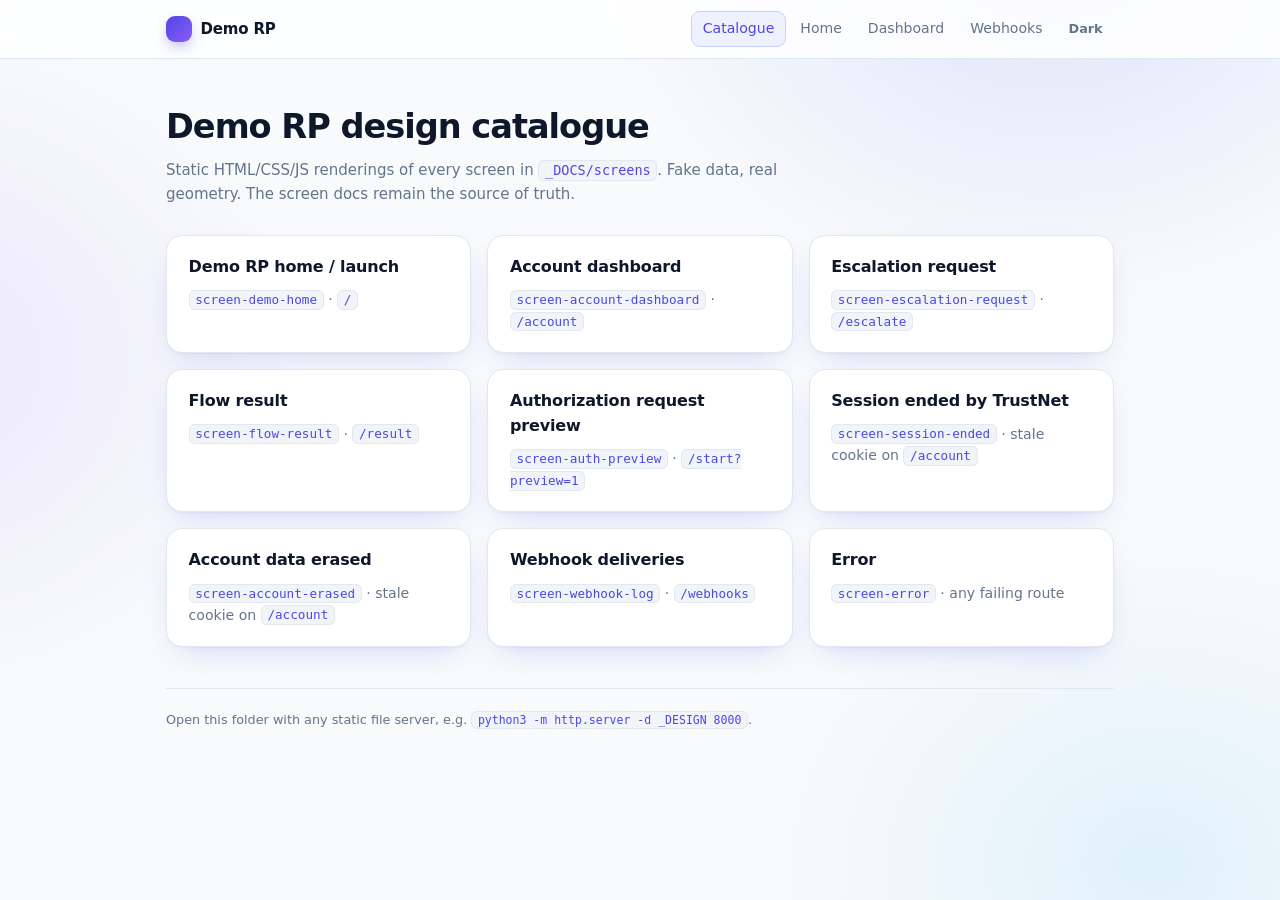
<file: _DESIGN/index.html>
<!doctype html>
<html lang="en" data-theme="light">
<head>
  <meta charset="utf-8">
  <meta name="viewport" content="width=device-width, initial-scale=1">
  <title>Demo RP — design catalogue</title>
  <link rel="stylesheet" href="styles.css">
  <script src="design.js" defer></script>
</head>
<body>
  <header class="topbar">
    <div class="topbar-inner">
      <a class="brand" href="index.html"><span class="brand-mark" aria-hidden="true"></span> Demo RP</a>
      <nav class="nav" aria-label="Catalogue">
        <a href="index.html" aria-current="page">Catalogue</a>
        <a href="screens/home.html">Home</a>
        <a href="screens/account-dashboard.html">Dashboard</a>
        <a href="screens/webhook-log.html">Webhooks</a>
        <button class="btn ghost small" type="button" data-theme-toggle>Dark</button>
      </nav>
    </div>
  </header>

  <main class="wrap">
    <section class="hero">
      <h1>Demo RP design catalogue</h1>
      <p>Static HTML/CSS/JS renderings of every screen in <code>_DOCS/screens</code>.
        Fake data, real geometry. The screen docs remain the source of truth.</p>
    </section>

    <div class="catalogue">
      <a class="card" href="screens/home.html">
        <h2>Demo RP home / launch</h2>
        <p class="muted"><code>screen-demo-home</code> · <code>/</code></p>
      </a>
      <a class="card" href="screens/account-dashboard.html">
        <h2>Account dashboard</h2>
        <p class="muted"><code>screen-account-dashboard</code> · <code>/account</code></p>
      </a>
      <a class="card" href="screens/escalation-request.html">
        <h2>Escalation request</h2>
        <p class="muted"><code>screen-escalation-request</code> · <code>/escalate</code></p>
      </a>
      <a class="card" href="screens/flow-result.html">
        <h2>Flow result</h2>
        <p class="muted"><code>screen-flow-result</code> · <code>/result</code></p>
      </a>
      <a class="card" href="screens/auth-preview.html">
        <h2>Authorization request preview</h2>
        <p class="muted"><code>screen-auth-preview</code> · <code>/start?preview=1</code></p>
      </a>
      <a class="card" href="screens/session-ended.html">
        <h2>Session ended by TrustNet</h2>
        <p class="muted"><code>screen-session-ended</code> · stale cookie on <code>/account</code></p>
      </a>
      <a class="card" href="screens/account-erased.html">
        <h2>Account data erased</h2>
        <p class="muted"><code>screen-account-erased</code> · stale cookie on <code>/account</code></p>
      </a>
      <a class="card" href="screens/webhook-log.html">
        <h2>Webhook deliveries</h2>
        <p class="muted"><code>screen-webhook-log</code> · <code>/webhooks</code></p>
      </a>
      <a class="card" href="screens/error.html">
        <h2>Error</h2>
        <p class="muted"><code>screen-error</code> · any failing route</p>
      </a>
    </div>

    <p class="footer-note">Open this folder with any static file server, e.g.
      <code>python3 -m http.server -d _DESIGN 8000</code>.</p>
  </main>
</body>
</html>
</file>
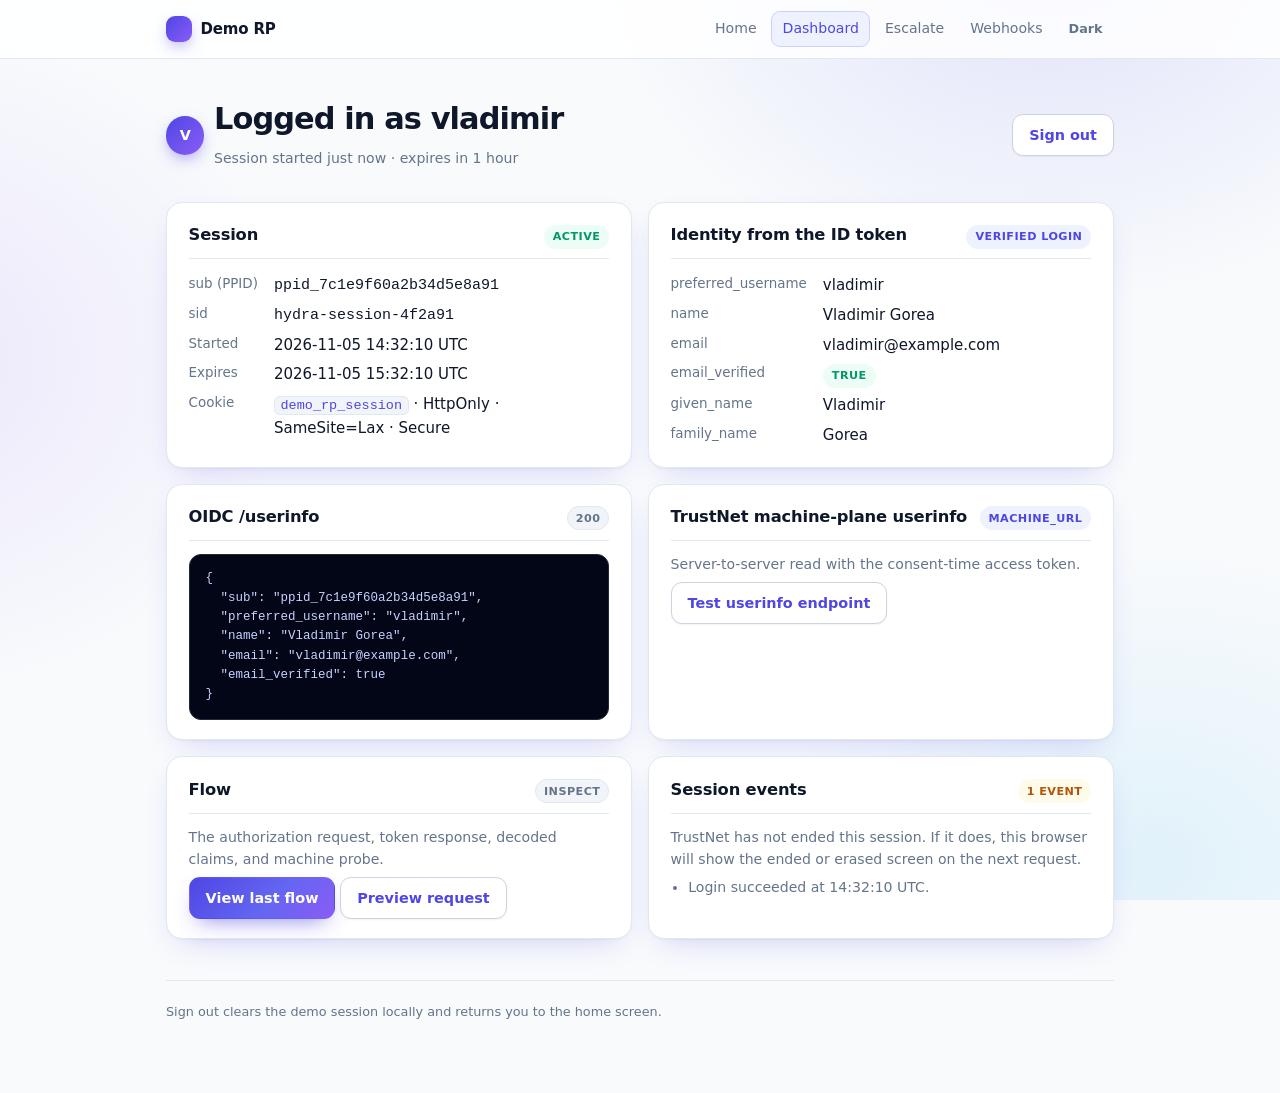
<file: _DESIGN/screens/account-dashboard.html>
<!doctype html>
<html lang="en" data-theme="light">
<head>
  <meta charset="utf-8">
  <meta name="viewport" content="width=device-width, initial-scale=1">
  <title>Demo RP — account</title>
  <link rel="stylesheet" href="../styles.css">
  <script src="../design.js" defer></script>
</head>
<body>
  <header class="topbar">
    <div class="topbar-inner">
      <a class="brand" href="../index.html"><span class="brand-mark" aria-hidden="true"></span> Demo RP</a>
      <nav class="nav" aria-label="Main">
        <a href="home.html">Home</a>
        <a href="account-dashboard.html" aria-current="page">Dashboard</a>
        <a href="escalation-request.html">Escalate</a>
        <a href="webhook-log.html">Webhooks</a>
        <button class="btn ghost small" type="button" data-theme-toggle>Dark</button>
      </nav>
    </div>
  </header>

  <main class="wrap">
    <section class="page-head">
      <div class="row spread">
        <div class="row">
          <span class="avatar" aria-hidden="true">V</span>
          <div>
            <h1>Logged in as vladimir</h1>
            <p class="muted">Session started just now · expires in 1 hour</p>
          </div>
        </div>
        <a class="btn secondary" href="home.html">Sign out</a>
      </div>
    </section>

    <div class="grid two">
      <section class="card">
        <div class="card-head"><h2>Session</h2><span class="badge ok">active</span></div>
        <dl class="kv">
          <dt>sub (PPID)</dt><dd class="mono">ppid_7c1e9f60a2b34d5e8a91</dd>
          <dt>sid</dt><dd class="mono">hydra-session-4f2a91</dd>
          <dt>Started</dt><dd>2026-11-05 14:32:10 UTC</dd>
          <dt>Expires</dt><dd>2026-11-05 15:32:10 UTC</dd>
          <dt>Cookie</dt><dd><code>demo_rp_session</code> · HttpOnly · SameSite=Lax · Secure</dd>
        </dl>
      </section>

      <section class="card">
        <div class="card-head"><h2>Identity from the ID token</h2><span class="badge accent">verified login</span></div>
        <dl class="kv">
          <dt>preferred_username</dt><dd>vladimir</dd>
          <dt>name</dt><dd>Vladimir Gorea</dd>
          <dt>email</dt><dd>vladimir@example.com</dd>
          <dt>email_verified</dt><dd><span class="badge ok">true</span></dd>
          <dt>given_name</dt><dd>Vladimir</dd>
          <dt>family_name</dt><dd>Gorea</dd>
        </dl>
      </section>
    </div>

    <div class="grid two" style="margin-top:1rem">
      <section class="card">
        <div class="card-head"><h2>OIDC /userinfo</h2><span class="badge">200</span></div>
        <pre>{
  "sub": "ppid_7c1e9f60a2b34d5e8a91",
  "preferred_username": "vladimir",
  "name": "Vladimir Gorea",
  "email": "vladimir@example.com",
  "email_verified": true
}</pre>
      </section>

      <section class="card">
        <div class="card-head"><h2>TrustNet machine-plane userinfo</h2><span class="badge accent">MACHINE_URL</span></div>
        <p class="muted">Server-to-server read with the consent-time access token.</p>
        <button class="btn secondary" type="button" data-probe="probe-result">Test userinfo endpoint</button>
        <div id="probe-result" hidden>
          <dl class="kv" style="margin-top:.8rem">
            <dt>Request</dt><dd class="mono">GET /api/rp/v1/userinfo</dd>
            <dt>Status</dt><dd><span class="badge ok">200</span></dd>
          </dl>
          <pre>{
  "sub": "ppid_7c1e9f60a2b34d5e8a91",
  "claims": { "email": "vladimir@example.com" }
}</pre>
        </div>
      </section>
    </div>

    <div class="grid two" style="margin-top:1rem">
      <section class="card">
        <div class="card-head"><h2>Flow</h2><span class="badge">inspect</span></div>
        <p class="muted">The authorization request, token response, decoded claims, and machine probe.</p>
        <a class="btn" href="flow-result.html">View last flow</a>
        <a class="btn secondary" href="auth-preview.html">Preview request</a>
      </section>

      <section class="card">
        <div class="card-head"><h2>Session events</h2><span class="badge warn">1 event</span></div>
        <p class="muted">TrustNet has not ended this session. If it does, this browser
          will show the ended or erased screen on the next request.</p>
        <ul class="muted" style="margin:.4rem 0 0;padding-left:1.1rem">
          <li>Login succeeded at 14:32:10 UTC.</li>
        </ul>
      </section>
    </div>

    <p class="footer-note">Sign out clears the demo session locally and returns you to
      the home screen.</p>
  </main>
</body>
</html>
</file>
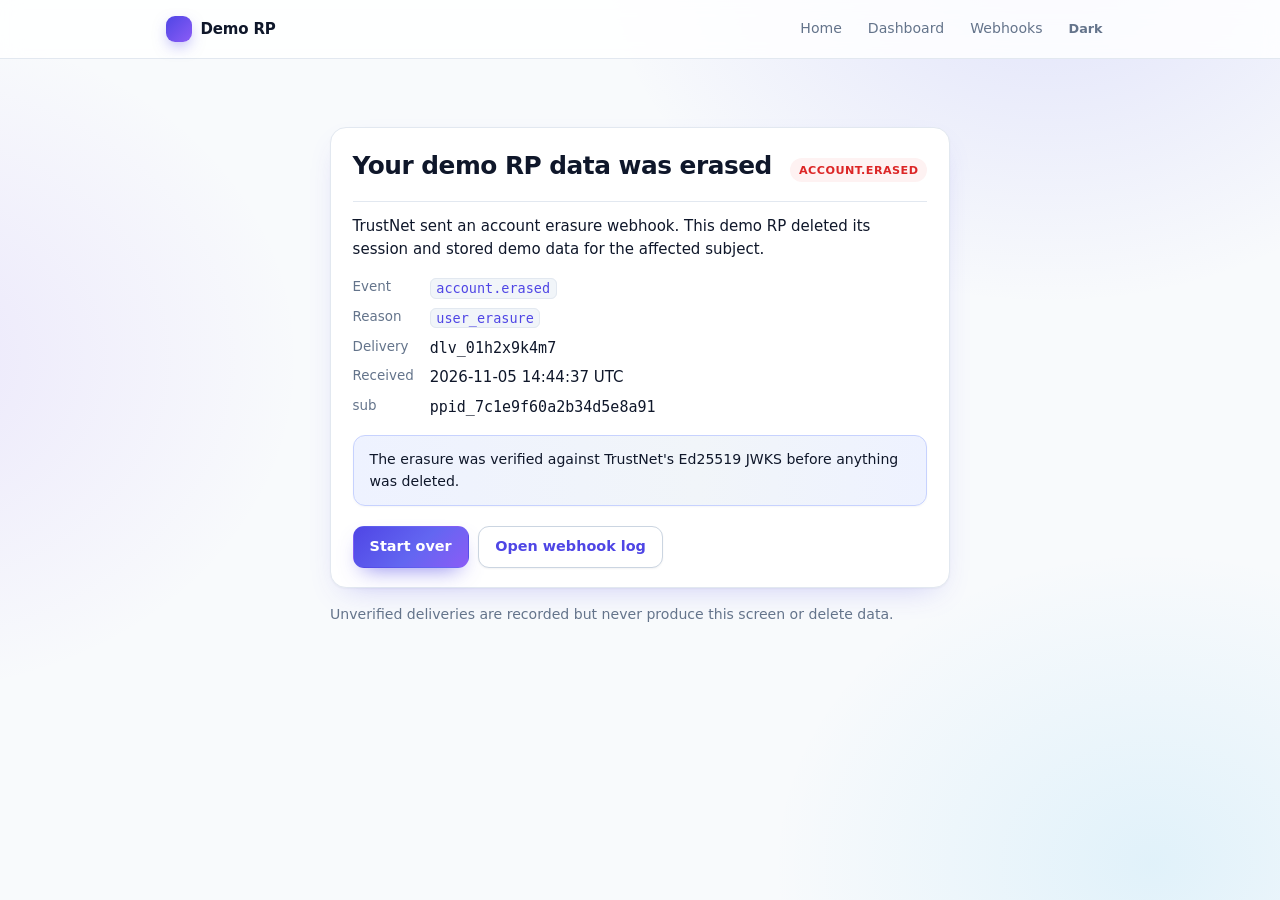
<file: _DESIGN/screens/account-erased.html>
<!doctype html>
<html lang="en" data-theme="light">
<head>
  <meta charset="utf-8">
  <meta name="viewport" content="width=device-width, initial-scale=1">
  <title>Demo RP — account erased</title>
  <link rel="stylesheet" href="../styles.css">
  <script src="../design.js" defer></script>
</head>
<body>
  <header class="topbar">
    <div class="topbar-inner">
      <a class="brand" href="../index.html"><span class="brand-mark" aria-hidden="true"></span> Demo RP</a>
      <nav class="nav" aria-label="Main">
        <a href="home.html">Home</a>
        <a href="account-dashboard.html">Dashboard</a>
        <a href="webhook-log.html">Webhooks</a>
        <button class="btn ghost small" type="button" data-theme-toggle>Dark</button>
      </nav>
    </div>
  </header>

  <main class="wrap">
    <div style="max-width:620px;margin:2rem auto 0">
      <div class="card">
        <div class="card-head">
          <h1>Your demo RP data was erased</h1>
          <span class="badge danger">account.erased</span>
        </div>
        <p>TrustNet sent an account erasure webhook. This demo RP deleted its
          session and stored demo data for the affected subject.</p>

        <dl class="kv" style="margin-top:1rem">
          <dt>Event</dt><dd><code>account.erased</code></dd>
          <dt>Reason</dt><dd><code>user_erasure</code></dd>
          <dt>Delivery</dt><dd class="mono">dlv_01h2x9k4m7</dd>
          <dt>Received</dt><dd>2026-11-05 14:44:37 UTC</dd>
          <dt>sub</dt><dd class="mono">ppid_7c1e9f60a2b34d5e8a91</dd>
        </dl>

        <div class="notice" style="margin-top:1rem" role="status">
          The erasure was verified against TrustNet's Ed25519 JWKS before anything
          was deleted.
        </div>

        <div class="row" style="margin-top:1.2rem">
          <a class="btn" href="home.html">Start over</a>
          <a class="btn secondary" href="webhook-log.html">Open webhook log</a>
        </div>
      </div>
      <p class="muted" style="margin-top:1rem">Unverified deliveries are recorded
        but never produce this screen or delete data.</p>
    </div>
  </main>
</body>
</html>
</file>
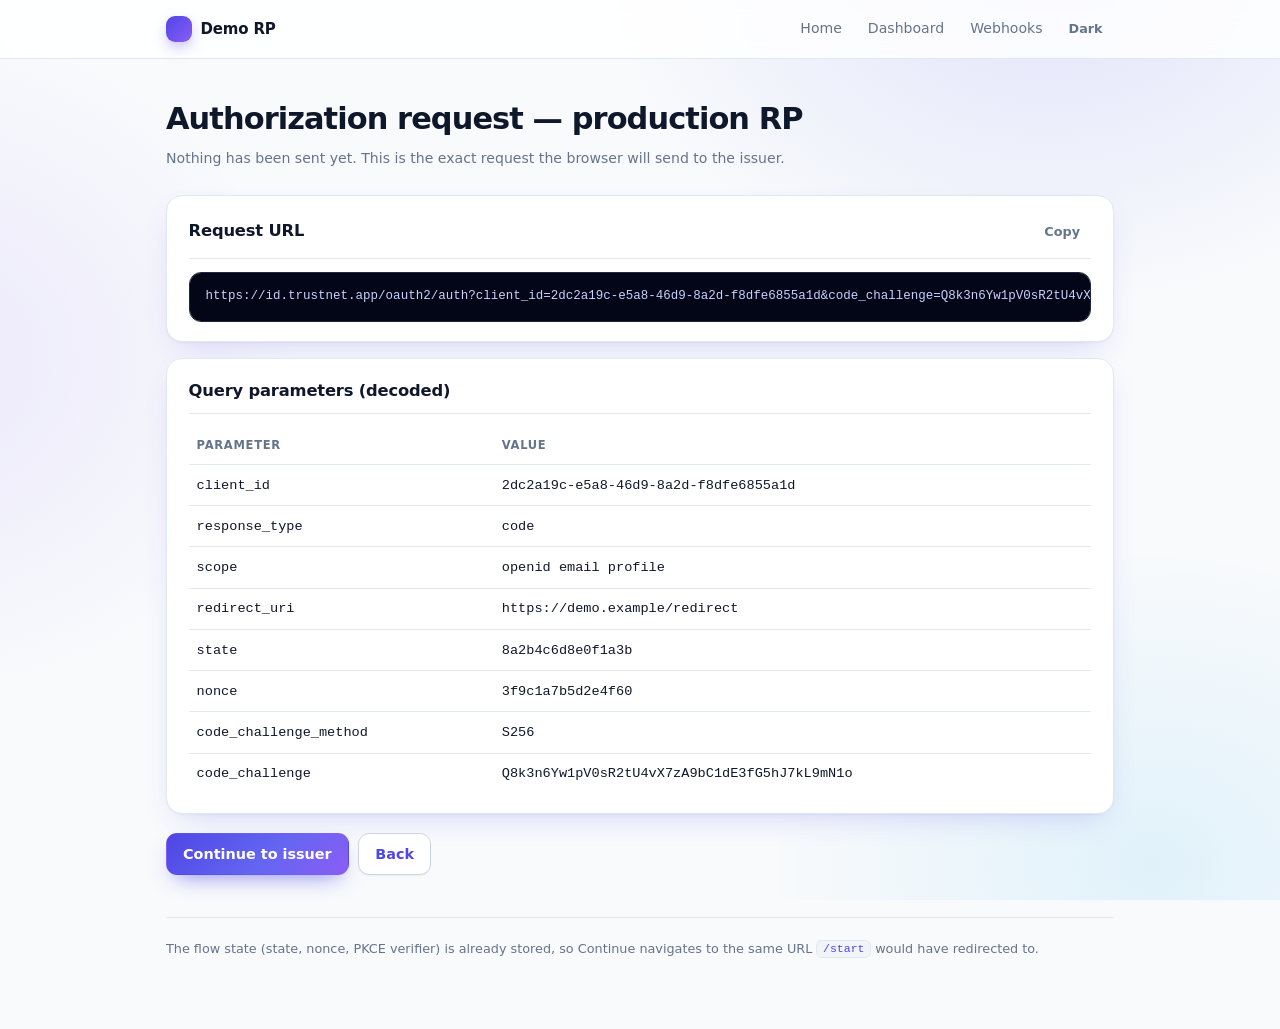
<file: _DESIGN/screens/auth-preview.html>
<!doctype html>
<html lang="en" data-theme="light">
<head>
  <meta charset="utf-8">
  <meta name="viewport" content="width=device-width, initial-scale=1">
  <title>Demo RP — authorization preview</title>
  <link rel="stylesheet" href="../styles.css">
  <script src="../design.js" defer></script>
</head>
<body>
  <header class="topbar">
    <div class="topbar-inner">
      <a class="brand" href="../index.html"><span class="brand-mark" aria-hidden="true"></span> Demo RP</a>
      <nav class="nav" aria-label="Main">
        <a href="home.html">Home</a>
        <a href="account-dashboard.html">Dashboard</a>
        <a href="webhook-log.html">Webhooks</a>
        <button class="btn ghost small" type="button" data-theme-toggle>Dark</button>
      </nav>
    </div>
  </header>

  <main class="wrap">
    <section class="page-head">
      <h1>Authorization request — production RP</h1>
      <p class="muted">Nothing has been sent yet. This is the exact request the browser will send to the issuer.</p>
    </section>

    <section class="card">
      <div class="card-head">
        <h2>Request URL</h2>
        <button class="btn ghost small" type="button" data-copy="request-url">Copy</button>
      </div>
      <pre id="request-url">https://id.trustnet.app/oauth2/auth?client_id=2dc2a19c-e5a8-46d9-8a2d-f8dfe6855a1d&amp;code_challenge=Q8k3n6Yw1pV0sR2tU4vX7zA9bC1dE3fG5hJ7kL9mN1o&amp;code_challenge_method=S256&amp;nonce=3f9c1a7b5d2e4f60&amp;redirect_uri=https%3A%2F%2Fdemo.example%2Fredirect&amp;response_type=code&amp;scope=openid+email+profile&amp;state=8a2b4c6d8e0f1a3b</pre>
    </section>

    <section class="card" style="margin-top:1rem">
      <div class="card-head"><h2>Query parameters (decoded)</h2></div>
      <table>
        <thead><tr><th>Parameter</th><th>Value</th></tr></thead>
        <tbody>
          <tr><td class="mono">client_id</td><td class="mono">2dc2a19c-e5a8-46d9-8a2d-f8dfe6855a1d</td></tr>
          <tr><td class="mono">response_type</td><td class="mono">code</td></tr>
          <tr><td class="mono">scope</td><td class="mono">openid email profile</td></tr>
          <tr><td class="mono">redirect_uri</td><td class="mono">https://demo.example/redirect</td></tr>
          <tr><td class="mono">state</td><td class="mono">8a2b4c6d8e0f1a3b</td></tr>
          <tr><td class="mono">nonce</td><td class="mono">3f9c1a7b5d2e4f60</td></tr>
          <tr><td class="mono">code_challenge_method</td><td class="mono">S256</td></tr>
          <tr><td class="mono">code_challenge</td><td class="mono">Q8k3n6Yw1pV0sR2tU4vX7zA9bC1dE3fG5hJ7kL9mN1o</td></tr>
        </tbody>
      </table>
    </section>

    <div class="row" style="margin-top:1.2rem">
      <a class="btn" href="flow-result.html">Continue to issuer</a>
      <a class="btn secondary" href="home.html">Back</a>
    </div>

    <p class="footer-note">The flow state (state, nonce, PKCE verifier) is already
      stored, so Continue navigates to the same URL <code>/start</code> would
      have redirected to.</p>
  </main>
</body>
</html>
</file>
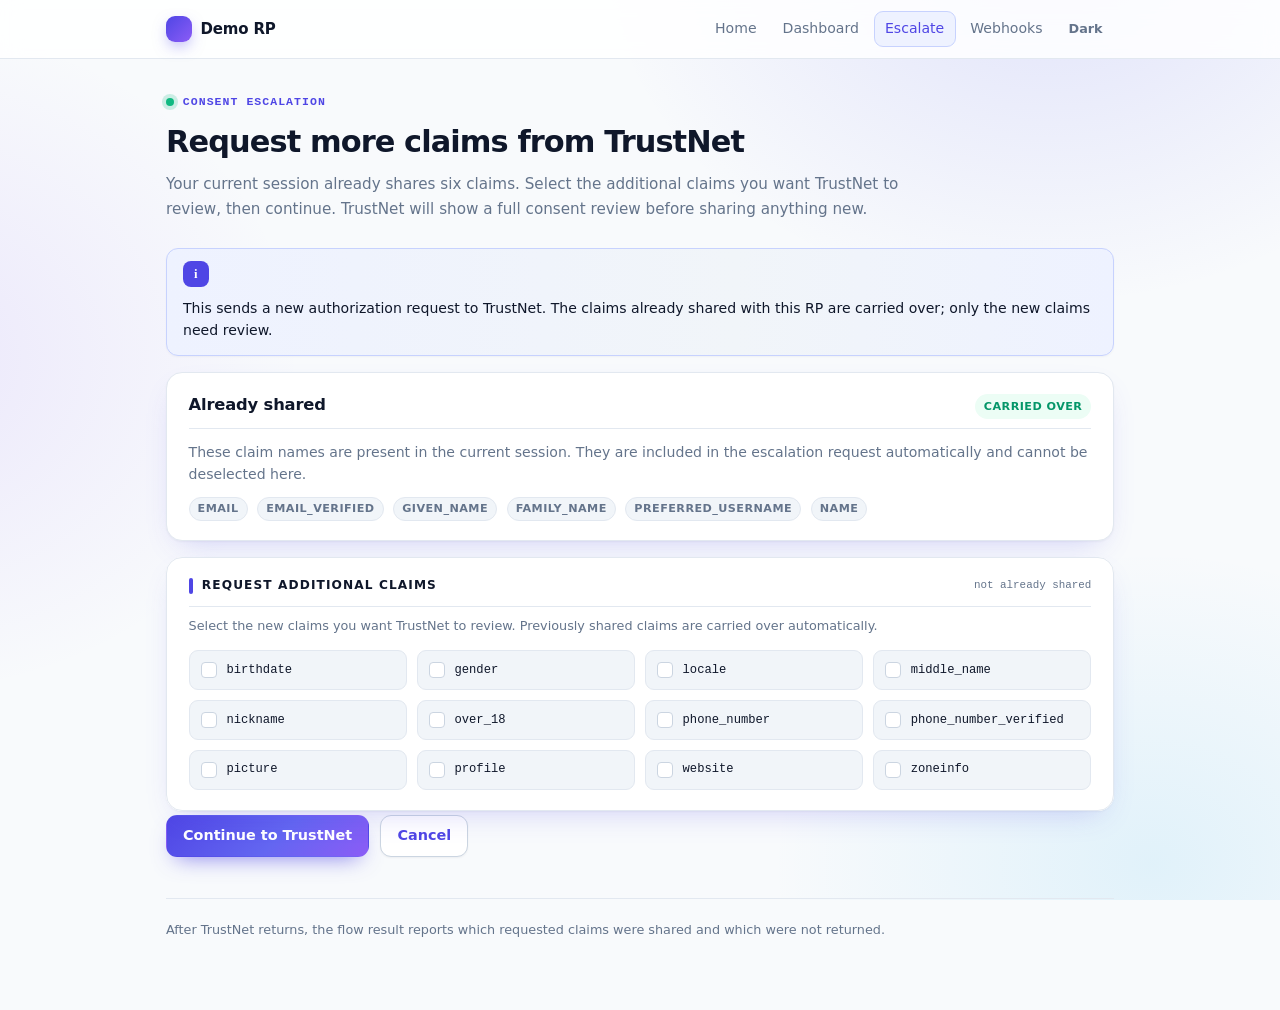
<file: _DESIGN/screens/escalation-request.html>
<!doctype html>
<html lang="en" data-theme="light">
<head>
  <meta charset="utf-8">
  <meta name="viewport" content="width=device-width, initial-scale=1">
  <title>Demo RP — escalation request</title>
  <link rel="stylesheet" href="../styles.css">
  <script src="../design.js" defer></script>
</head>
<body>
  <header class="topbar">
    <div class="topbar-inner">
      <a class="brand" href="../index.html"><span class="brand-mark" aria-hidden="true"></span> Demo RP</a>
      <nav class="nav" aria-label="Main">
        <a href="home.html">Home</a>
        <a href="account-dashboard.html">Dashboard</a>
        <a href="escalation-request.html" aria-current="page">Escalate</a>
        <a href="webhook-log.html">Webhooks</a>
        <button class="btn ghost small" type="button" data-theme-toggle>Dark</button>
      </nav>
    </div>
  </header>

  <main class="wrap">
    <section class="page-head">
      <p class="eyebrow">Consent escalation</p>
      <h1>Request more claims from TrustNet</h1>
      <p class="lede">Your current session already shares six claims. Select the
        additional claims you want TrustNet to review, then continue. TrustNet
        will show a full consent review before sharing anything new.</p>
    </section>

    <div class="notice" role="note">
      <span class="notice-icon" aria-hidden="true">i</span>
      <span>This sends a new authorization request to TrustNet. The claims
        already shared with this RP are carried over; only the new claims need
        review.</span>
    </div>

    <section class="card" style="margin-top:1rem">
      <div class="card-head">
        <h2>Already shared</h2>
        <span class="badge ok">carried over</span>
      </div>
      <p class="muted">These claim names are present in the current session. They
        are included in the escalation request automatically and cannot be
        deselected here.</p>
      <div class="row" style="margin-top:.7rem">
        <span class="badge">email</span>
        <span class="badge">email_verified</span>
        <span class="badge">given_name</span>
        <span class="badge">family_name</span>
        <span class="badge">preferred_username</span>
        <span class="badge">name</span>
      </div>
    </section>

    <form method="get" action="flow-result.html">
      <fieldset class="panel" style="margin-top:1rem">
        <legend class="sr-only">Request additional claims</legend>
        <div class="panel-head" aria-hidden="true">
          <span class="panel-title">Request additional claims</span>
          <span class="panel-meta">not already shared</span>
        </div>
        <p class="hint">Select the new claims you want TrustNet to review.
          Previously shared claims are carried over automatically.</p>
        <div class="checks claim-grid">
          <label class="check tile"><input type="checkbox" name="claim" value="birthdate"> <span>birthdate</span></label>
          <label class="check tile"><input type="checkbox" name="claim" value="gender"> <span>gender</span></label>
          <label class="check tile"><input type="checkbox" name="claim" value="locale"> <span>locale</span></label>
          <label class="check tile"><input type="checkbox" name="claim" value="middle_name"> <span>middle_name</span></label>
          <label class="check tile"><input type="checkbox" name="claim" value="nickname"> <span>nickname</span></label>
          <label class="check tile"><input type="checkbox" name="claim" value="over_18"> <span>over_18</span></label>
          <label class="check tile"><input type="checkbox" name="claim" value="phone_number"> <span>phone_number</span></label>
          <label class="check tile"><input type="checkbox" name="claim" value="phone_number_verified"> <span>phone_number_verified</span></label>
          <label class="check tile"><input type="checkbox" name="claim" value="picture"> <span>picture</span></label>
          <label class="check tile"><input type="checkbox" name="claim" value="profile"> <span>profile</span></label>
          <label class="check tile"><input type="checkbox" name="claim" value="website"> <span>website</span></label>
          <label class="check tile"><input type="checkbox" name="claim" value="zoneinfo"> <span>zoneinfo</span></label>
        </div>
      </fieldset>

      <div class="row actions">
        <button class="btn" type="submit">Continue to TrustNet</button>
        <a class="btn secondary" href="account-dashboard.html">Cancel</a>
      </div>
    </form>

    <p class="footer-note">After TrustNet returns, the flow result reports which
      requested claims were shared and which were not returned.</p>
  </main>
</body>
</html>
</file>
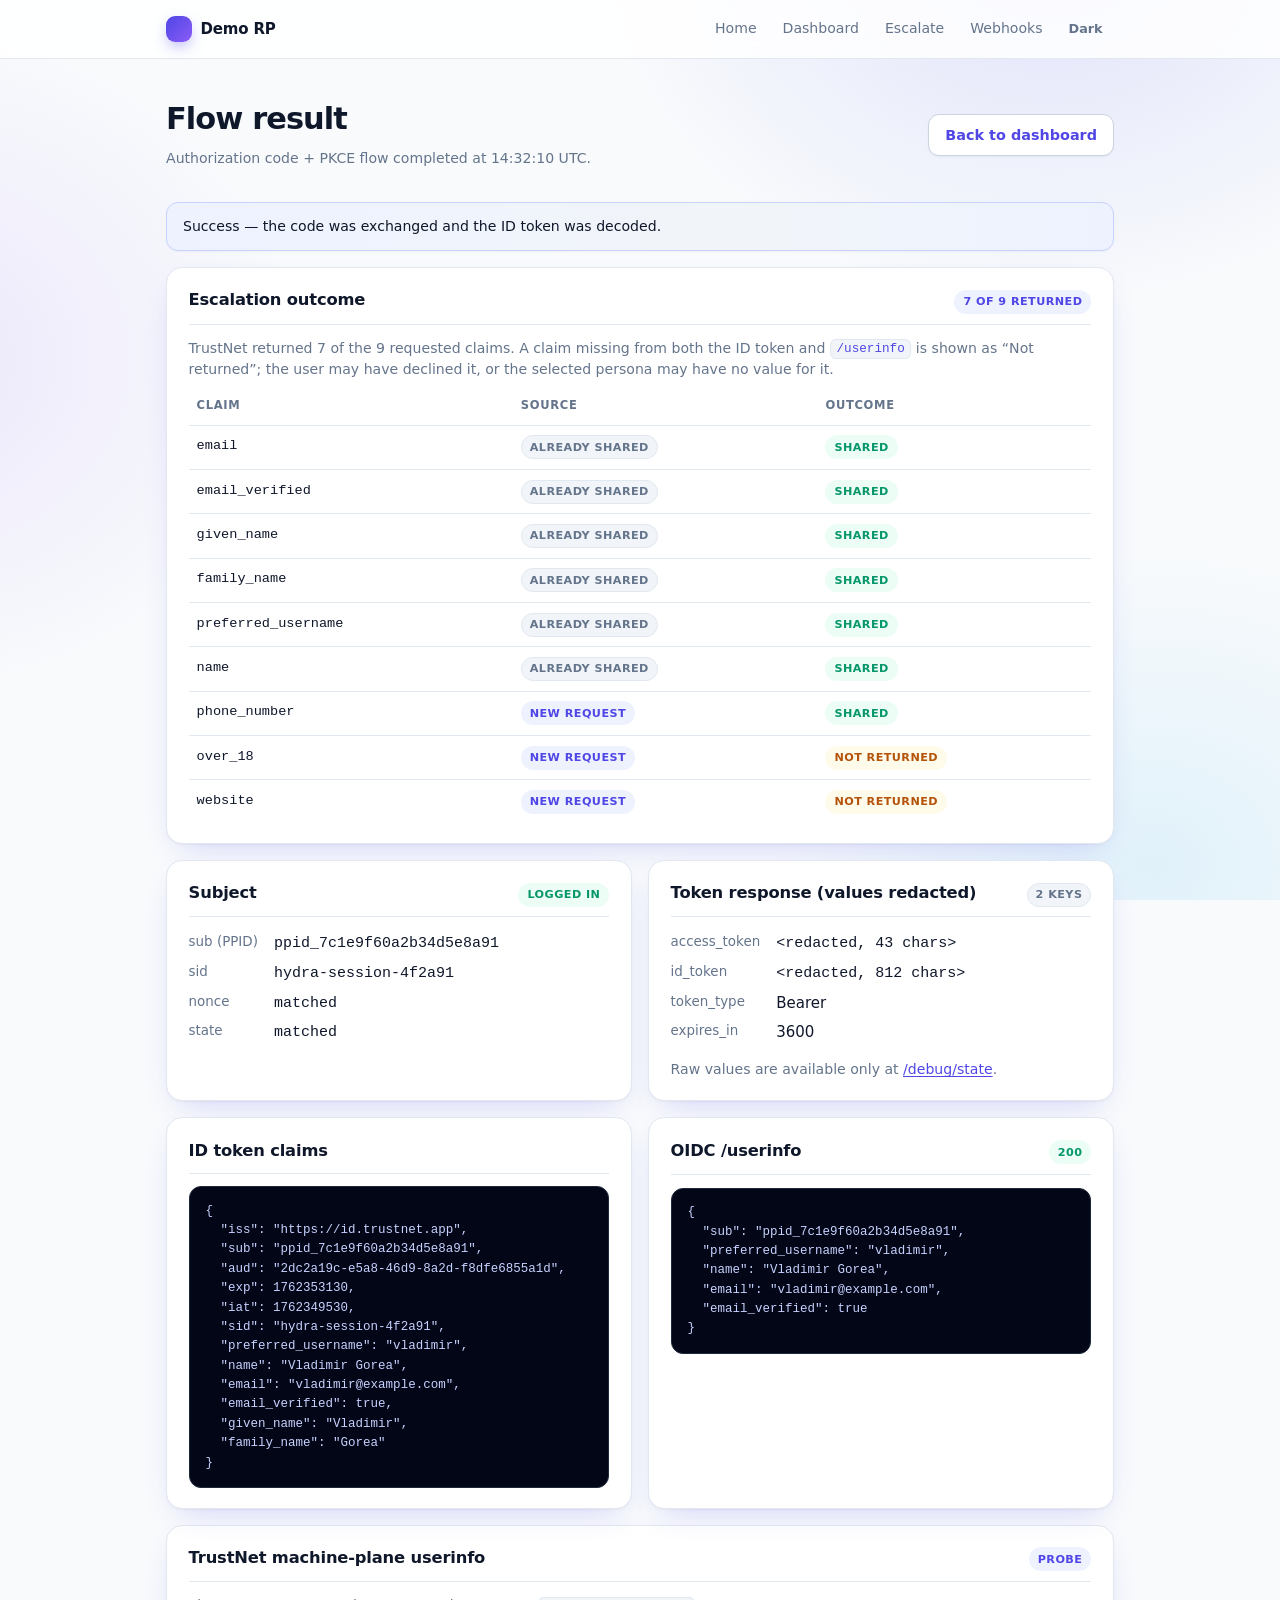
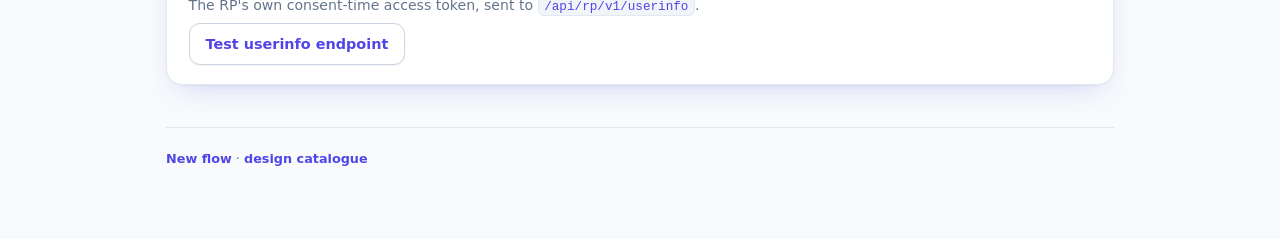
<file: _DESIGN/screens/flow-result.html>
<!doctype html>
<html lang="en" data-theme="light">
<head>
  <meta charset="utf-8">
  <meta name="viewport" content="width=device-width, initial-scale=1">
  <title>Demo RP — flow result</title>
  <link rel="stylesheet" href="../styles.css">
  <script src="../design.js" defer></script>
</head>
<body>
  <header class="topbar">
    <div class="topbar-inner">
      <a class="brand" href="../index.html"><span class="brand-mark" aria-hidden="true"></span> Demo RP</a>
      <nav class="nav" aria-label="Main">
        <a href="home.html">Home</a>
        <a href="account-dashboard.html">Dashboard</a>
        <a href="escalation-request.html">Escalate</a>
        <a href="webhook-log.html">Webhooks</a>
        <button class="btn ghost small" type="button" data-theme-toggle>Dark</button>
      </nav>
    </div>
  </header>

  <main class="wrap">
    <section class="page-head">
      <div class="row spread">
        <div>
          <h1>Flow result</h1>
          <p class="muted">Authorization code + PKCE flow completed at 14:32:10 UTC.</p>
        </div>
        <a class="btn secondary" href="account-dashboard.html">Back to dashboard</a>
      </div>
    </section>

    <div class="notice" role="status">Success — the code was exchanged and the ID token was decoded.</div>

    <section class="card" style="margin-top:1rem">
      <div class="card-head">
        <h2>Escalation outcome</h2>
        <span class="badge accent">7 of 9 returned</span>
      </div>
      <p class="muted">TrustNet returned 7 of the 9 requested claims. A claim
        missing from both the ID token and <code>/userinfo</code> is shown as
        “Not returned”; the user may have declined it, or the selected persona
        may have no value for it.</p>
      <table>
        <thead><tr><th>Claim</th><th>Source</th><th>Outcome</th></tr></thead>
        <tbody>
          <tr><td class="mono">email</td><td><span class="badge">Already shared</span></td><td><span class="badge ok">Shared</span></td></tr>
          <tr><td class="mono">email_verified</td><td><span class="badge">Already shared</span></td><td><span class="badge ok">Shared</span></td></tr>
          <tr><td class="mono">given_name</td><td><span class="badge">Already shared</span></td><td><span class="badge ok">Shared</span></td></tr>
          <tr><td class="mono">family_name</td><td><span class="badge">Already shared</span></td><td><span class="badge ok">Shared</span></td></tr>
          <tr><td class="mono">preferred_username</td><td><span class="badge">Already shared</span></td><td><span class="badge ok">Shared</span></td></tr>
          <tr><td class="mono">name</td><td><span class="badge">Already shared</span></td><td><span class="badge ok">Shared</span></td></tr>
          <tr><td class="mono">phone_number</td><td><span class="badge accent">New request</span></td><td><span class="badge ok">Shared</span></td></tr>
          <tr><td class="mono">over_18</td><td><span class="badge accent">New request</span></td><td><span class="badge warn">Not returned</span></td></tr>
          <tr><td class="mono">website</td><td><span class="badge accent">New request</span></td><td><span class="badge warn">Not returned</span></td></tr>
        </tbody>
      </table>
    </section>

    <div class="grid two" style="margin-top:1rem">
      <section class="card">
        <div class="card-head"><h2>Subject</h2><span class="badge ok">logged in</span></div>
        <dl class="kv">
          <dt>sub (PPID)</dt><dd class="mono">ppid_7c1e9f60a2b34d5e8a91</dd>
          <dt>sid</dt><dd class="mono">hydra-session-4f2a91</dd>
          <dt>nonce</dt><dd class="mono">matched</dd>
          <dt>state</dt><dd class="mono">matched</dd>
        </dl>
      </section>

      <section class="card">
        <div class="card-head"><h2>Token response (values redacted)</h2><span class="badge">2 keys</span></div>
        <dl class="kv">
          <dt>access_token</dt><dd class="mono">&lt;redacted, 43 chars&gt;</dd>
          <dt>id_token</dt><dd class="mono">&lt;redacted, 812 chars&gt;</dd>
          <dt>token_type</dt><dd>Bearer</dd>
          <dt>expires_in</dt><dd>3600</dd>
        </dl>
        <p class="muted" style="margin-top:.6rem">Raw values are available only at
          <a href="../index.html">/debug/state</a>.</p>
      </section>
    </div>

    <div class="grid two" style="margin-top:1rem">
      <section class="card">
        <div class="card-head"><h2>ID token claims</h2></div>
        <pre>{
  "iss": "https://id.trustnet.app",
  "sub": "ppid_7c1e9f60a2b34d5e8a91",
  "aud": "2dc2a19c-e5a8-46d9-8a2d-f8dfe6855a1d",
  "exp": 1762353130,
  "iat": 1762349530,
  "sid": "hydra-session-4f2a91",
  "preferred_username": "vladimir",
  "name": "Vladimir Gorea",
  "email": "vladimir@example.com",
  "email_verified": true,
  "given_name": "Vladimir",
  "family_name": "Gorea"
}</pre>
      </section>

      <section class="card">
        <div class="card-head"><h2>OIDC /userinfo</h2><span class="badge ok">200</span></div>
        <pre>{
  "sub": "ppid_7c1e9f60a2b34d5e8a91",
  "preferred_username": "vladimir",
  "name": "Vladimir Gorea",
  "email": "vladimir@example.com",
  "email_verified": true
}</pre>
      </section>
    </div>

    <section class="card" style="margin-top:1rem">
      <div class="card-head"><h2>TrustNet machine-plane userinfo</h2><span class="badge accent">probe</span></div>
      <p class="muted">The RP's own consent-time access token, sent to
        <code>/api/rp/v1/userinfo</code>.</p>
      <button class="btn secondary" type="button" data-probe="probe-result">Test userinfo endpoint</button>
      <div id="probe-result" hidden>
        <dl class="kv" style="margin-top:.8rem">
          <dt>Request</dt><dd class="mono">GET https://rp.trustnet.app/api/rp/v1/userinfo</dd>
          <dt>Authorization</dt><dd class="mono">Bearer &lt;redacted&gt;</dd>
          <dt>Status</dt><dd><span class="badge ok">200</span></dd>
        </dl>
        <pre>{
  "sub": "ppid_7c1e9f60a2b34d5e8a91",
  "claims": { "email": "vladimir@example.com" }
}</pre>
      </div>
    </section>

    <p class="footer-note"><a href="home.html">New flow</a> · <a href="../index.html">design catalogue</a></p>
  </main>
</body>
</html>
</file>
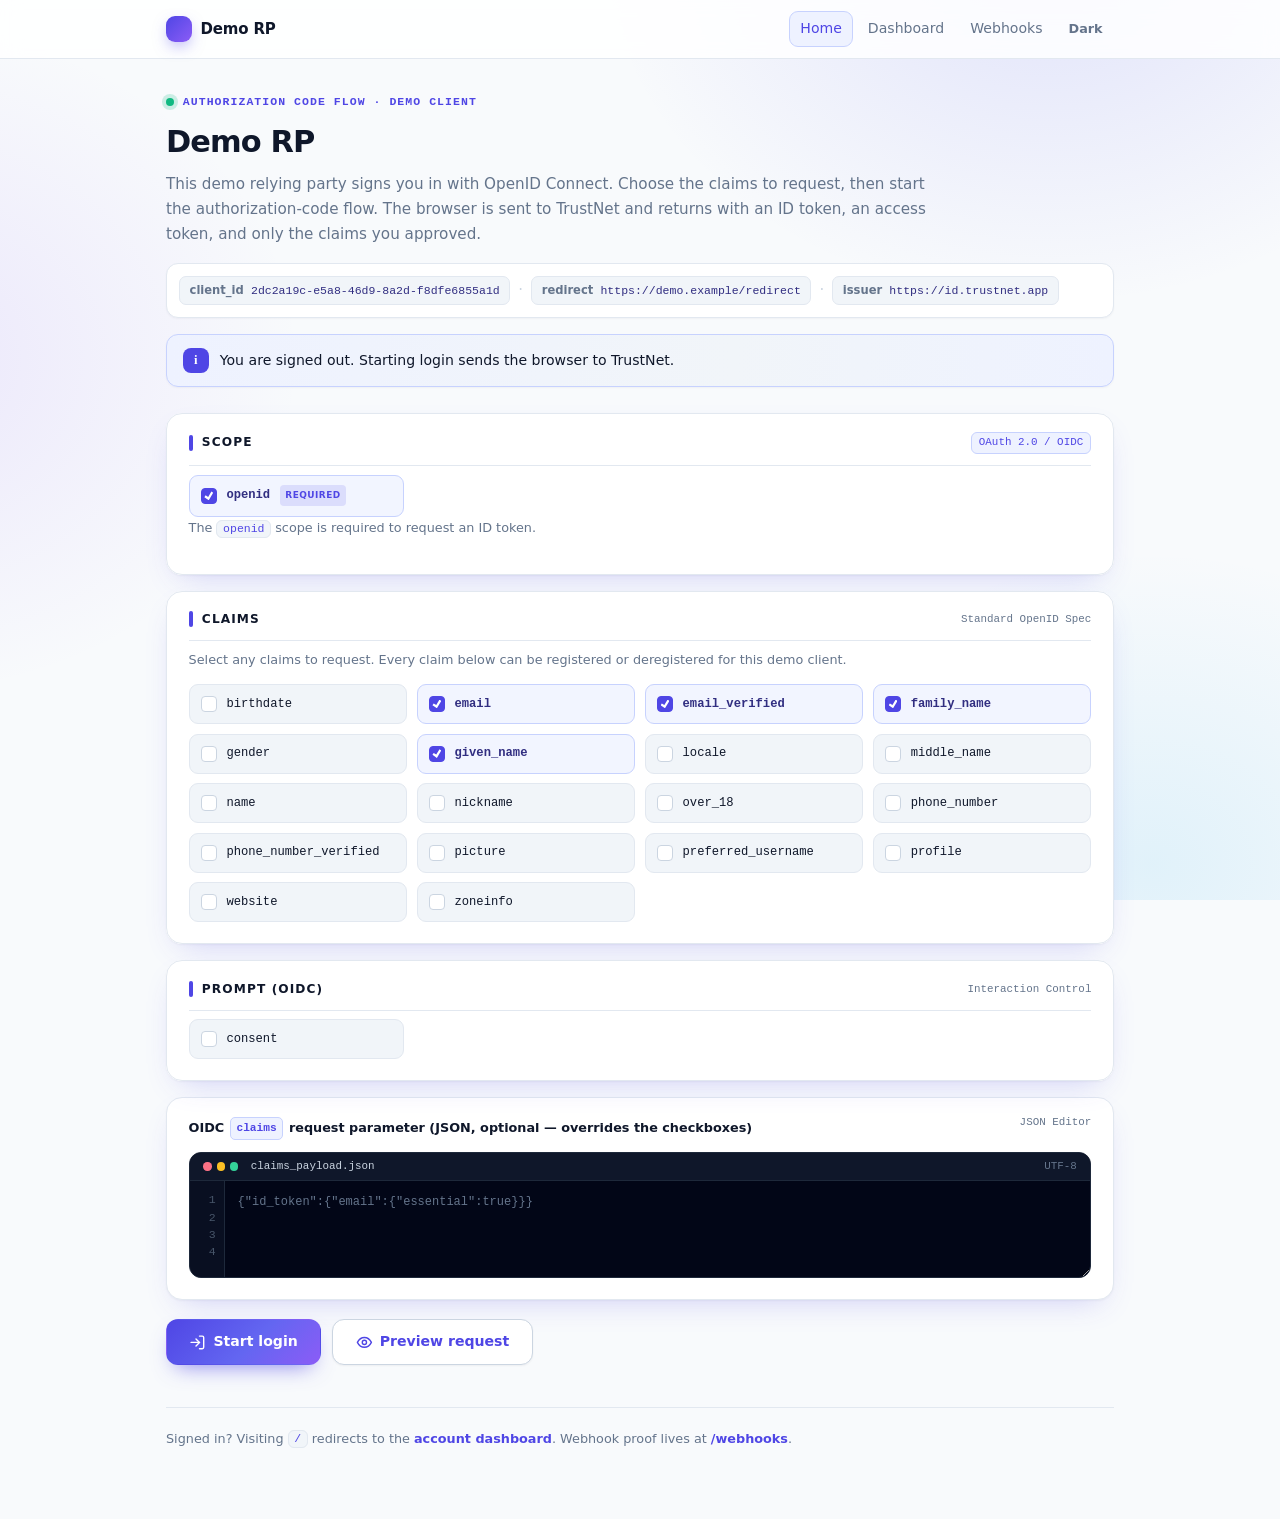
<file: _DESIGN/screens/home.html>
<!doctype html>
<html lang="en" data-theme="light">
<head>
  <meta charset="utf-8">
  <meta name="viewport" content="width=device-width, initial-scale=1">
  <title>Demo RP — home</title>
  <link rel="stylesheet" href="../styles.css">
  <script src="../design.js" defer></script>
</head>
<body>
  <header class="topbar">
    <div class="topbar-inner">
      <a class="brand" href="../index.html"><span class="brand-mark" aria-hidden="true"></span> Demo RP</a>
      <nav class="nav" aria-label="Main">
        <a href="home.html" aria-current="page">Home</a>
        <a href="account-dashboard.html">Dashboard</a>
        <a href="webhook-log.html">Webhooks</a>
        <button class="btn ghost small" type="button" data-theme-toggle>Dark</button>
      </nav>
    </div>
  </header>

  <main class="wrap">
    <section class="page-head">
      <p class="eyebrow">Authorization Code Flow · Demo Client</p>
      <h1>Demo RP</h1>
      <p class="lede">This demo relying party signs you in with OpenID Connect.
        Choose the claims to request, then start the authorization-code flow. The
        browser is sent to TrustNet and returns with an ID token, an access
        token, and only the claims you approved.</p>
      <div class="meta-pills">
        <span class="meta-pill"><span class="meta-label">client_id</span><code>2dc2a19c-e5a8-46d9-8a2d-f8dfe6855a1d</code></span>
        <span class="meta-sep" aria-hidden="true">·</span>
        <span class="meta-pill"><span class="meta-label">redirect</span><code>https://demo.example/redirect</code></span>
        <span class="meta-sep" aria-hidden="true">·</span>
        <span class="meta-pill"><span class="meta-label">issuer</span><code>https://id.trustnet.app</code></span>
      </div>
      <div class="notice" role="note"><span class="notice-icon" aria-hidden="true">i</span><span>You are signed out. Starting login sends the browser to TrustNet.</span></div>
    </section>

    <form class="grid" onsubmit="return false">
      <fieldset class="panel">
        <legend class="sr-only">Scope</legend>
        <div class="panel-head" aria-hidden="true">
          <span class="panel-title">Scope</span>
          <span class="panel-badge">OAuth 2.0 / OIDC</span>
        </div>
        <div class="checks">
          <label class="check tile"><input type="checkbox" checked> <span>openid</span> <span class="req">required</span></label>
        </div>
        <p class="hint">The <code>openid</code> scope is required to request an ID token.</p>
      </fieldset>

      <fieldset class="panel">
        <legend class="sr-only">Claims</legend>
        <div class="panel-head" aria-hidden="true">
          <span class="panel-title">Claims</span>
          <span class="panel-meta">Standard OpenID Spec</span>
        </div>
        <p class="hint">Select any claims to request. Every claim below can be
          registered or deregistered for this demo client.</p>
        <div class="checks claim-grid">
          <label class="check tile"><input type="checkbox"> <span>birthdate</span></label>
          <label class="check tile"><input type="checkbox" checked> <span>email</span></label>
          <label class="check tile"><input type="checkbox" checked> <span>email_<wbr>verified</span></label>
          <label class="check tile"><input type="checkbox" checked> <span>family_<wbr>name</span></label>
          <label class="check tile"><input type="checkbox"> <span>gender</span></label>
          <label class="check tile"><input type="checkbox" checked> <span>given_<wbr>name</span></label>
          <label class="check tile"><input type="checkbox"> <span>locale</span></label>
          <label class="check tile"><input type="checkbox"> <span>middle_<wbr>name</span></label>
          <label class="check tile"><input type="checkbox"> <span>name</span></label>
          <label class="check tile"><input type="checkbox"> <span>nickname</span></label>
          <label class="check tile"><input type="checkbox"> <span>over_<wbr>18</span></label>
          <label class="check tile"><input type="checkbox"> <span>phone_<wbr>number</span></label>
          <label class="check tile"><input type="checkbox"> <span>phone_<wbr>number_<wbr>verified</span></label>
          <label class="check tile"><input type="checkbox"> <span>picture</span></label>
          <label class="check tile"><input type="checkbox"> <span>preferred_<wbr>username</span></label>
          <label class="check tile"><input type="checkbox"> <span>profile</span></label>
          <label class="check tile"><input type="checkbox"> <span>website</span></label>
          <label class="check tile"><input type="checkbox"> <span>zoneinfo</span></label>
        </div>
      </fieldset>

      <fieldset class="panel">
        <legend class="sr-only">prompt (OIDC)</legend>
        <div class="panel-head" aria-hidden="true">
          <span class="panel-title">prompt (OIDC)</span>
          <span class="panel-meta">Interaction Control</span>
        </div>
        <div class="checks">
          <label class="check tile"><input type="checkbox"> <span>consent</span></label>
        </div>
      </fieldset>

      <div class="card code-card">
        <div class="code-card-head">
          <label for="claims">OIDC <code>claims</code> request parameter (JSON, optional — overrides the checkboxes)</label>
          <span class="panel-meta">JSON Editor</span>
        </div>
        <div class="code-window">
          <div class="code-window-bar">
            <span class="code-dots" aria-hidden="true"><i class="dot-red"></i><i class="dot-amber"></i><i class="dot-green"></i><span class="code-file">claims_payload.json</span></span>
            <span class="code-enc">UTF-8</span>
          </div>
          <div class="code-body">
            <div class="code-gutter" aria-hidden="true"><span>1</span><span>2</span><span>3</span><span>4</span></div>
            <textarea id="claims" rows="4" placeholder='{"id_token":{"email":{"essential":true}}}'></textarea>
          </div>
        </div>
      </div>

      <div class="row actions">
        <a class="btn btn-lg" href="auth-preview.html">
          <svg viewBox="0 0 24 24" fill="none" stroke="currentColor" stroke-width="2" stroke-linecap="round" stroke-linejoin="round" aria-hidden="true"><path d="M15 3h4a2 2 0 0 1 2 2v14a2 2 0 0 1-2 2h-4"/><polyline points="10 17 15 12 10 7"/><line x1="15" y1="12" x2="3" y2="12"/></svg>
          Start login
        </a>
        <a class="btn secondary btn-lg" href="auth-preview.html">
          <svg viewBox="0 0 24 24" fill="none" stroke="currentColor" stroke-width="2" stroke-linecap="round" stroke-linejoin="round" aria-hidden="true"><path d="M2 12s3.5-7 10-7 10 7 10 7-3.5 7-10 7-10-7-10-7Z"/><circle cx="12" cy="12" r="3"/></svg>
          Preview request
        </a>
      </div>
    </form>

    <p class="footer-note">Signed in? Visiting <code>/</code> redirects to the
      <a href="account-dashboard.html">account dashboard</a>. Webhook proof lives at
      <a href="webhook-log.html">/webhooks</a>.</p>
  </main>
</body>
</html>
</file>
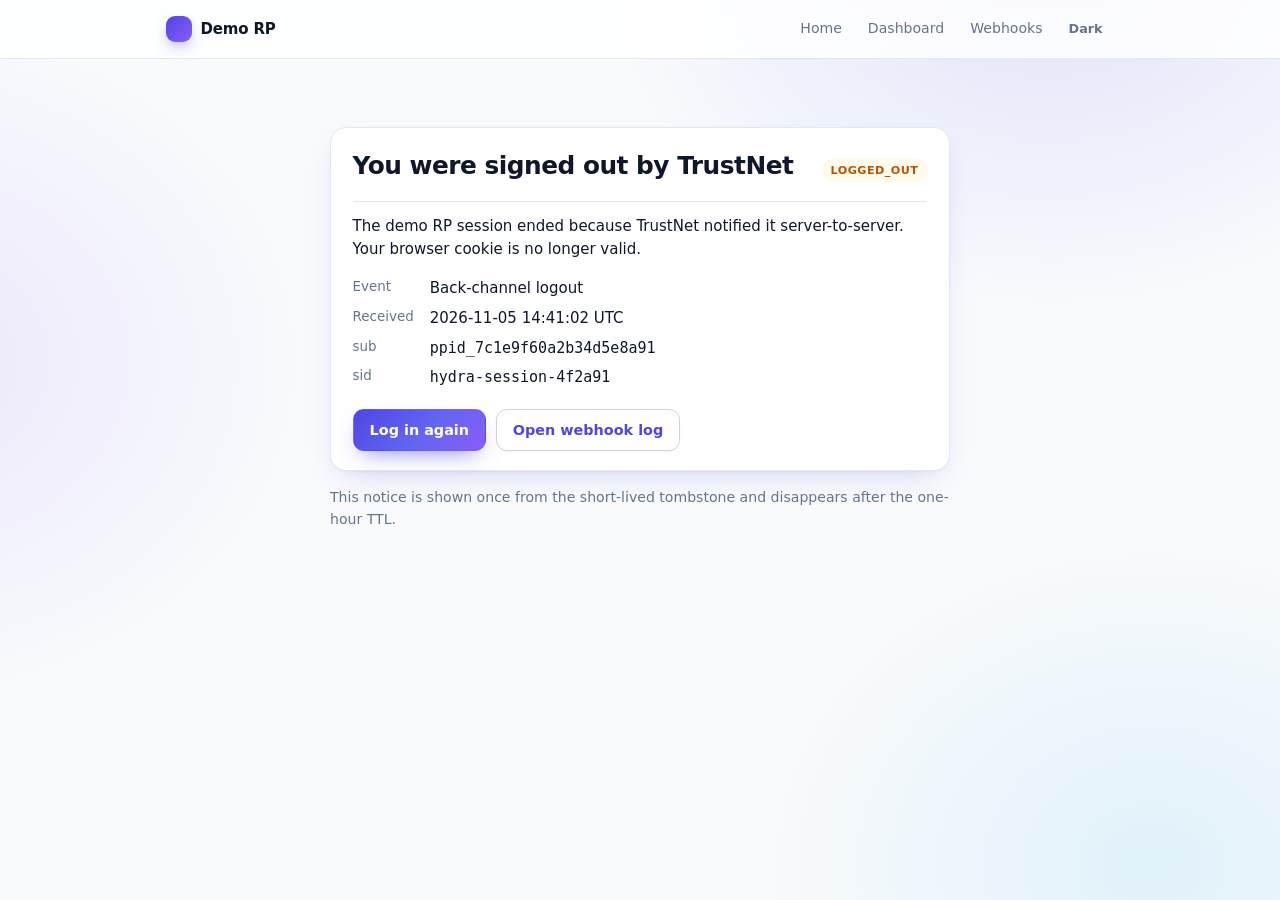
<file: _DESIGN/screens/session-ended.html>
<!doctype html>
<html lang="en" data-theme="light">
<head>
  <meta charset="utf-8">
  <meta name="viewport" content="width=device-width, initial-scale=1">
  <title>Demo RP — session ended</title>
  <link rel="stylesheet" href="../styles.css">
  <script src="../design.js" defer></script>
</head>
<body>
  <header class="topbar">
    <div class="topbar-inner">
      <a class="brand" href="../index.html"><span class="brand-mark" aria-hidden="true"></span> Demo RP</a>
      <nav class="nav" aria-label="Main">
        <a href="home.html">Home</a>
        <a href="account-dashboard.html">Dashboard</a>
        <a href="webhook-log.html">Webhooks</a>
        <button class="btn ghost small" type="button" data-theme-toggle>Dark</button>
      </nav>
    </div>
  </header>

  <main class="wrap">
    <div style="max-width:620px;margin:2rem auto 0">
      <div class="card">
        <div class="card-head">
          <h1>You were signed out by TrustNet</h1>
          <span class="badge warn">logged_out</span>
        </div>
        <p>The demo RP session ended because TrustNet notified it server-to-server.
          Your browser cookie is no longer valid.</p>

        <dl class="kv" style="margin-top:1rem">
          <dt>Event</dt><dd>Back-channel logout</dd>
          <dt>Received</dt><dd>2026-11-05 14:41:02 UTC</dd>
          <dt>sub</dt><dd class="mono">ppid_7c1e9f60a2b34d5e8a91</dd>
          <dt>sid</dt><dd class="mono">hydra-session-4f2a91</dd>
        </dl>

        <div class="row" style="margin-top:1.2rem">
          <a class="btn" href="home.html">Log in again</a>
          <a class="btn secondary" href="webhook-log.html">Open webhook log</a>
        </div>
      </div>
      <p class="muted" style="margin-top:1rem">This notice is shown once from the
        short-lived tombstone and disappears after the one-hour TTL.</p>
    </div>
  </main>
</body>
</html>
</file>
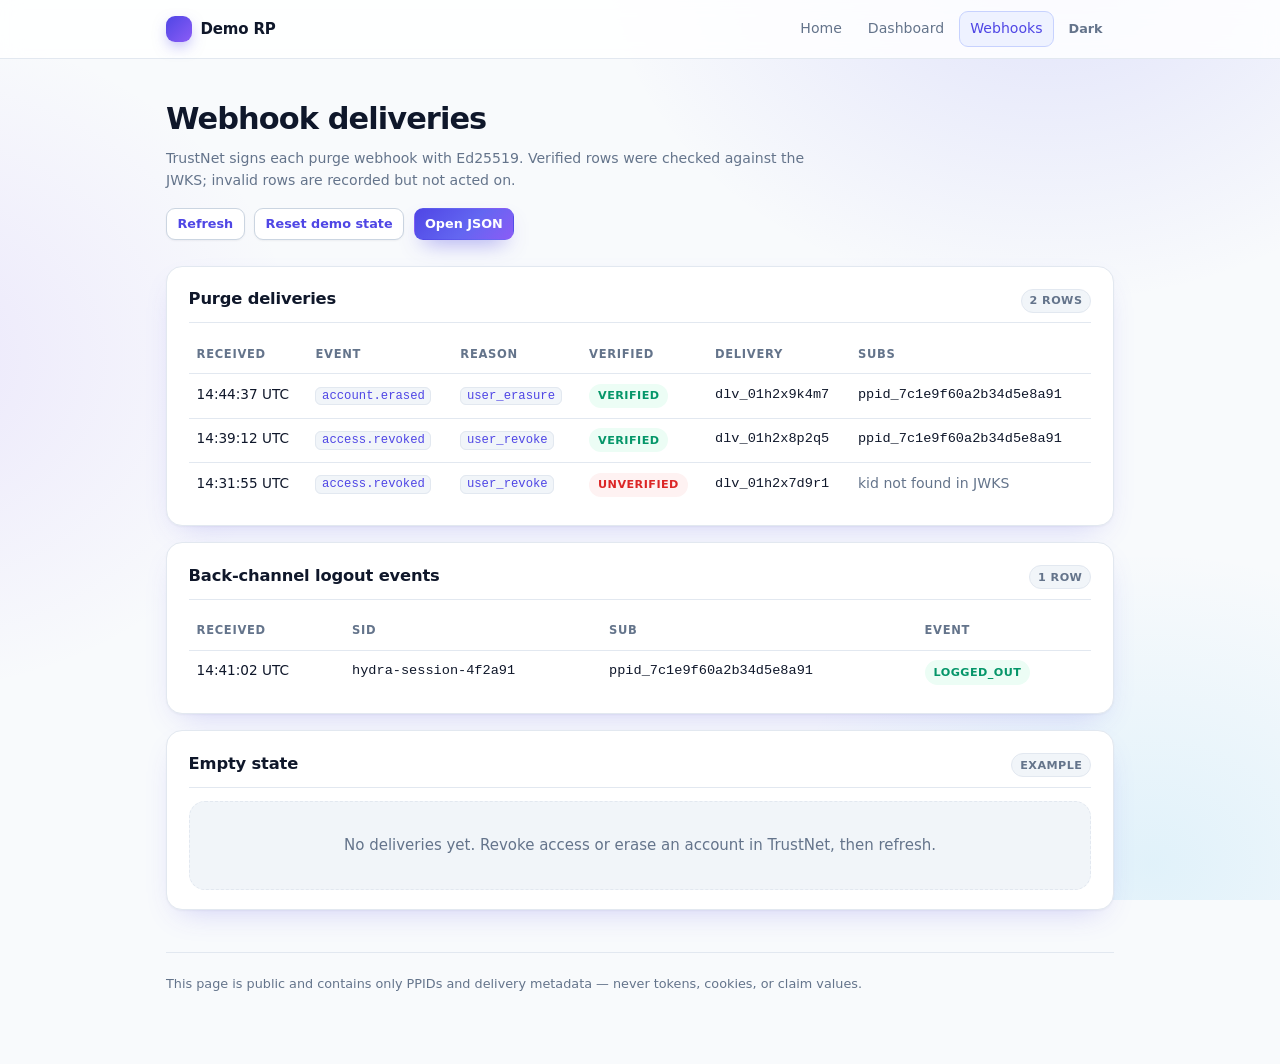
<file: _DESIGN/screens/webhook-log.html>
<!doctype html>
<html lang="en" data-theme="light">
<head>
  <meta charset="utf-8">
  <meta name="viewport" content="width=device-width, initial-scale=1">
  <title>Demo RP — webhook deliveries</title>
  <link rel="stylesheet" href="../styles.css">
  <script src="../design.js" defer></script>
</head>
<body>
  <header class="topbar">
    <div class="topbar-inner">
      <a class="brand" href="../index.html"><span class="brand-mark" aria-hidden="true"></span> Demo RP</a>
      <nav class="nav" aria-label="Main">
        <a href="home.html">Home</a>
        <a href="account-dashboard.html">Dashboard</a>
        <a href="webhook-log.html" aria-current="page">Webhooks</a>
        <button class="btn ghost small" type="button" data-theme-toggle>Dark</button>
      </nav>
    </div>
  </header>

  <main class="wrap">
    <section class="page-head">
      <div class="row spread">
        <div>
          <h1>Webhook deliveries</h1>
          <p class="muted">TrustNet signs each purge webhook with Ed25519. Verified
            rows were checked against the JWKS; invalid rows are recorded but not
            acted on.</p>
        </div>
        <div class="row">
          <a class="btn secondary small" href="webhook-log.html">Refresh</a>
          <a class="btn secondary small" href="#" data-reset>Reset demo state</a>
          <a class="btn small" href="#" title="JSON in the real app">Open JSON</a>
        </div>
      </div>
      <div id="reset-note" class="notice warn" hidden role="status">Demo state reset (design preview only).</div>
    </section>

    <section class="card">
      <div class="card-head"><h2>Purge deliveries</h2><span class="badge">2 rows</span></div>
      <table>
        <thead>
          <tr><th>Received</th><th>Event</th><th>Reason</th><th>Verified</th><th>Delivery</th><th>subs</th></tr>
        </thead>
        <tbody>
          <tr>
            <td class="nowrap">14:44:37 UTC</td>
            <td><code>account.erased</code></td>
            <td><code>user_erasure</code></td>
            <td><span class="badge ok">verified</span></td>
            <td class="mono">dlv_01h2x9k4m7</td>
            <td class="mono">ppid_7c1e9f60a2b34d5e8a91</td>
          </tr>
          <tr>
            <td class="nowrap">14:39:12 UTC</td>
            <td><code>access.revoked</code></td>
            <td><code>user_revoke</code></td>
            <td><span class="badge ok">verified</span></td>
            <td class="mono">dlv_01h2x8p2q5</td>
            <td class="mono">ppid_7c1e9f60a2b34d5e8a91</td>
          </tr>
          <tr>
            <td class="nowrap">14:31:55 UTC</td>
            <td><code>access.revoked</code></td>
            <td><code>user_revoke</code></td>
            <td><span class="badge danger">unverified</span></td>
            <td class="mono">dlv_01h2x7d9r1</td>
            <td class="muted">kid not found in JWKS</td>
          </tr>
        </tbody>
      </table>
    </section>

    <section class="card" style="margin-top:1rem">
      <div class="card-head"><h2>Back-channel logout events</h2><span class="badge">1 row</span></div>
      <table>
        <thead>
          <tr><th>Received</th><th>sid</th><th>sub</th><th>Event</th></tr>
        </thead>
        <tbody>
          <tr>
            <td class="nowrap">14:41:02 UTC</td>
            <td class="mono">hydra-session-4f2a91</td>
            <td class="mono">ppid_7c1e9f60a2b34d5e8a91</td>
            <td><span class="badge ok">logged_out</span></td>
          </tr>
        </tbody>
      </table>
    </section>

    <section class="card" style="margin-top:1rem">
      <div class="card-head"><h2>Empty state</h2><span class="badge">example</span></div>
      <div class="empty">No deliveries yet. Revoke access or erase an account in
        TrustNet, then refresh.</div>
    </section>

    <p class="footer-note">This page is public and contains only PPIDs and delivery
      metadata — never tokens, cookies, or claim values.</p>
  </main>
</body>
</html>
</file>
<file: _DESIGN/styles.css>
:root {
  --bg: #f8fafc;
  --surface: #ffffff;
  --surface-2: #f1f5f9;
  --border: #e2e8f0;
  --border-strong: #cbd5e1;
  --text: #0f172a;
  --muted: #64748b;
  --accent: #4f46e5;
  --accent-2: #6366f1;
  --accent-3: #8b5cf6;
  --accent-soft: #eef2ff;
  --accent-border: #c7d2fe;
  --accent-deep: #312e81;
  --accent-text: #4f46e5;
  --accent-ink: #ffffff;
  --ok: #059669;
  --ok-soft: #ecfdf5;
  --warn: #b45309;
  --warn-soft: #fffbeb;
  --danger: #dc2626;
  --danger-soft: #fef2f2;
  --code-bg: #020617;
  --code-bar: #0f172a;
  --code-border: #1e293b;
  --code-ink: #c7d2fe;
  --btn-bg: linear-gradient(135deg, #4f46e5, #6366f1 55%, #8b5cf6);
  --btn-ink: #ffffff;
  --btn-shadow: 0 10px 22px -10px rgba(79, 70, 229, .7);
  --radius: 16px;
  --radius-sm: 9px;
  --shadow: 0 1px 2px rgba(15, 23, 42, .04), 0 12px 32px -14px rgba(79, 70, 229, .28);
  --max: 980px;
}

[data-theme="dark"] {
  --bg: #0b1220;
  --surface: #111827;
  --surface-2: #0f172a;
  --border: #263244;
  --border-strong: #37465a;
  --text: #e8edf2;
  --muted: #94a3b8;
  --accent: #818cf8;
  --accent-2: #a5b4fc;
  --accent-3: #c4b5fd;
  --accent-soft: #1e1b4b;
  --accent-border: #3730a3;
  --accent-deep: #e0e7ff;
  --accent-text: #a5b4fc;
  --accent-ink: #0b1220;
  --ok: #6fd3a0;
  --ok-soft: #183226;
  --warn: #f0c273;
  --warn-soft: #33280f;
  --danger: #f08a8a;
  --danger-soft: #3a1c1c;
  --code-bg: #020617;
  --code-bar: #0b1220;
  --code-border: #1e293b;
  --code-ink: #c7d2fe;
  --btn-bg: linear-gradient(135deg, #4f46e5, #6366f1 55%, #7c3aed);
  --btn-ink: #ffffff;
  --btn-shadow: 0 10px 24px -10px rgba(79, 70, 229, .85);
  --shadow: 0 1px 2px rgba(0, 0, 0, .45), 0 18px 42px -18px rgba(0, 0, 0, .7);
}

* { box-sizing: border-box; }

[hidden] { display: none !important; }

html { color-scheme: light dark; }

body {
  margin: 0;
  background:
    radial-gradient(40rem 32rem at 82% -6%, color-mix(in srgb, var(--accent-2) 16%, transparent), transparent 70%),
    radial-gradient(36rem 30rem at -8% 40%, color-mix(in srgb, var(--accent-3) 12%, transparent), transparent 70%),
    radial-gradient(34rem 28rem at 90% 96%, color-mix(in srgb, #0ea5e9 10%, transparent), transparent 70%),
    var(--bg);
  background-attachment: fixed;
  color: var(--text);
  font: 15px/1.55 ui-sans-serif, system-ui, -apple-system, "Segoe UI", Roboto,
    "Helvetica Neue", Arial, sans-serif;
  -webkit-font-smoothing: antialiased;
}

a { color: var(--accent-text); text-underline-offset: 2px; }

h1 { font-size: 1.55rem; margin: 0 0 .4rem; letter-spacing: -.02em; }
h2 { font-size: 1.02rem; margin: 0 0 .6rem; letter-spacing: -.01em; }
h3 { font-size: .92rem; margin: 0 0 .4rem; }
p { margin: .4rem 0; }

.topbar {
  position: sticky;
  top: 0;
  z-index: 10;
  background: color-mix(in srgb, var(--surface) 84%, transparent);
  backdrop-filter: blur(10px);
  border-bottom: 1px solid var(--border);
}

.topbar-inner {
  max-width: var(--max);
  margin: 0 auto;
  padding: .7rem 1rem;
  display: flex;
  align-items: center;
  gap: 1rem;
}

.brand {
  display: inline-flex;
  align-items: center;
  gap: .55rem;
  font-weight: 800;
  letter-spacing: -.01em;
  color: var(--text);
  text-decoration: none;
  white-space: nowrap;
}

.brand-mark {
  width: 1.6rem;
  height: 1.6rem;
  border-radius: 9px;
  background: linear-gradient(135deg, var(--accent), var(--accent-3));
  box-shadow: 0 6px 16px -4px color-mix(in srgb, var(--accent) 55%, transparent);
  display: inline-block;
}

.nav {
  display: flex;
  gap: .2rem;
  margin-left: auto;
  flex-wrap: wrap;
}

.nav a {
  color: var(--muted);
  text-decoration: none;
  padding: .38rem .65rem;
  border: 1px solid transparent;
  border-radius: var(--radius-sm);
  font-size: .88rem;
  font-weight: 500;
}

.nav a:hover {
  background: var(--surface-2);
  color: var(--text);
}

.nav a[aria-current="page"] {
  background: var(--accent-soft);
  color: var(--accent-text);
  border-color: var(--accent-border);
}

.wrap {
  max-width: var(--max);
  margin: 0 auto;
  padding: 2.2rem 1rem 4rem;
}

.page-head { margin: 0 0 1.6rem; }
.page-head h1 { font-size: 1.9rem; font-weight: 800; letter-spacing: -.03em; }
.page-head .muted { max-width: 72ch; }

.hero { padding: .4rem 0 1.4rem; }
.hero h1 { font-size: 2.1rem; font-weight: 800; letter-spacing: -.03em; }
.hero p { max-width: 65ch; color: var(--muted); }

.muted { color: var(--muted); font-size: .88rem; }
.mono { font-family: ui-monospace, SFMono-Regular, Menlo, Consolas, monospace; }
.nowrap { white-space: nowrap; }

.grid { display: grid; gap: 1rem; }
.grid.two { grid-template-columns: repeat(2, minmax(0, 1fr)); }
.grid.three { grid-template-columns: repeat(3, minmax(0, 1fr)); }

.card {
  background: var(--surface);
  border: 1px solid var(--border);
  border-radius: var(--radius);
  padding: 1.2rem 1.35rem;
  box-shadow: var(--shadow);
  transition: border-color .2s ease;
}
.card:hover { border-color: var(--border-strong); }
.card > :first-child { margin-top: 0; }
.card > :last-child { margin-bottom: 0; }

.card-head {
  display: flex;
  align-items: baseline;
  justify-content: space-between;
  gap: .75rem;
  margin-bottom: .8rem;
  padding-bottom: .6rem;
  border-bottom: 1px solid var(--border);
}
.card-head h2 { margin: 0; }

.kv { display: grid; grid-template-columns: max-content 1fr; gap: .4rem 1rem; }
.kv dt { color: var(--muted); font-size: .84rem; }
.kv dd { margin: 0; overflow-wrap: anywhere; }

.row { display: flex; gap: .6rem; align-items: center; flex-wrap: wrap; }
.spread { justify-content: space-between; }
.stack > * + * { margin-top: .75rem; }

.btn {
  display: inline-flex;
  align-items: center;
  justify-content: center;
  gap: .45rem;
  font: inherit;
  font-weight: 600;
  font-size: .9rem;
  padding: .55rem 1rem;
  border-radius: 11px;
  border: 1px solid transparent;
  background: var(--btn-bg);
  color: var(--btn-ink);
  cursor: pointer;
  text-decoration: none;
  box-shadow: var(--btn-shadow);
  transition: transform .15s ease, filter .15s ease, box-shadow .15s ease,
    background-color .15s ease, border-color .15s ease;
}
.btn:hover { filter: brightness(1.06); transform: translateY(-1px); }
.btn:active { transform: translateY(0); }
.btn.secondary {
  background: var(--surface);
  color: var(--accent-text);
  border-color: var(--border-strong);
  box-shadow: 0 1px 2px rgba(15, 23, 42, .05);
}
.btn.secondary:hover {
  background: var(--accent-soft);
  color: var(--accent-text);
  border-color: var(--accent-border);
}
.btn.ghost {
  background: transparent;
  color: var(--muted);
  border-color: transparent;
  box-shadow: none;
}
.btn.ghost:hover { background: var(--surface-2); color: var(--text); }
.btn.small { padding: .34rem .65rem; font-size: .8rem; border-radius: 9px; }
.btn.danger { background: var(--danger); color: #fff; box-shadow: none; }
.btn-lg { padding: .7rem 1.4rem; border-radius: 12px; font-size: .88rem; }
.btn svg { width: 1.05rem; height: 1.05rem; flex: 0 0 auto; }

.badge {
  display: inline-block;
  font-size: .7rem;
  font-weight: 700;
  letter-spacing: .04em;
  text-transform: uppercase;
  padding: .15rem .5rem;
  border-radius: 999px;
  background: var(--surface-2);
  color: var(--muted);
  border: 1px solid var(--border);
}
.badge.ok { background: var(--ok-soft); color: var(--ok); border-color: transparent; }
.badge.warn { background: var(--warn-soft); color: var(--warn); border-color: transparent; }
.badge.danger { background: var(--danger-soft); color: var(--danger); border-color: transparent; }
.badge.accent { background: var(--accent-soft); color: var(--accent-text); border-color: transparent; }

pre, .code {
  background: var(--code-bg);
  color: var(--code-ink);
  padding: .9rem 1rem;
  border-radius: 12px;
  border: 1px solid var(--code-border);
  overflow: auto;
  font: 12.5px/1.55 ui-monospace, SFMono-Regular, Menlo, Consolas, monospace;
  margin: .6rem 0 0;
}
code { font-family: ui-monospace, SFMono-Regular, Menlo, Consolas, monospace; font-size: .9em; }
:not(pre) > code {
  background: var(--surface-2);
  border: 1px solid var(--border);
  border-radius: 6px;
  padding: .08rem .35rem;
  color: var(--accent-text);
}

.notice {
  display: flex;
  align-items: center;
  flex-wrap: wrap;
  gap: .7rem;
  border: 1px solid var(--accent-border);
  background: linear-gradient(90deg, var(--accent-soft), var(--surface-2) 60%, var(--accent-soft));
  color: var(--text);
  padding: .8rem 1rem;
  border-radius: 12px;
  font-size: .88rem;
  box-shadow: 0 1px 2px rgba(15, 23, 42, .04);
}
.notice.warn {
  border-color: color-mix(in srgb, var(--warn) 45%, transparent);
  background: var(--warn-soft);
}
.notice.danger {
  border-color: color-mix(in srgb, var(--danger) 45%, transparent);
  background: var(--danger-soft);
}

fieldset {
  border: 1px solid var(--border);
  border-radius: var(--radius);
  padding: 1.1rem 1.25rem 1.2rem;
  margin: 0;
  background: var(--surface);
  box-shadow: var(--shadow);
}

legend {
  font-size: .76rem;
  font-weight: 800;
  letter-spacing: .09em;
  text-transform: uppercase;
  color: var(--text);
  padding: 0 .35rem;
}

.checks { display: grid; grid-template-columns: repeat(auto-fill, minmax(11rem, 1fr)); gap: .3rem .9rem; }
.check { display: flex; gap: .45rem; align-items: center; font-size: .88rem; }
.check input { width: auto; margin: 0; }

label { font-size: .85rem; font-weight: 600; }
textarea, input[type="text"] {
  width: 100%;
  padding: .58rem .7rem;
  border: 1px solid var(--border);
  border-radius: 10px;
  background: var(--surface);
  color: var(--text);
  font: inherit;
  font-size: .88rem;
  margin-top: .3rem;
}
textarea { resize: vertical; }
:focus-visible { outline: 2px solid var(--accent); outline-offset: 2px; }

.sr-only {
  position: absolute;
  width: 1px;
  height: 1px;
  padding: 0;
  margin: -1px;
  overflow: hidden;
  clip: rect(0, 0, 0, 0);
  white-space: nowrap;
  border: 0;
}

table { width: 100%; border-collapse: collapse; font-size: .85rem; }
th, td { text-align: left; padding: .6rem .5rem; border-bottom: 1px solid var(--border); vertical-align: top; }
th { color: var(--muted); font-size: .72rem; text-transform: uppercase; letter-spacing: .06em; font-weight: 700; }
tbody tr:hover { background: color-mix(in srgb, var(--accent-soft) 35%, transparent); }
tbody tr:last-child td { border-bottom: 0; }

.empty {
  text-align: center;
  color: var(--muted);
  padding: 2rem 1rem;
  border: 1px dashed var(--border);
  border-radius: var(--radius);
  background: var(--surface-2);
}

.catalogue { display: grid; grid-template-columns: repeat(auto-fill, minmax(250px, 1fr)); gap: 1rem; }
.catalogue .card h2 { font-size: 1rem; }
.catalogue .card p { margin: 0; }
.catalogue a.card { color: inherit; text-decoration: none; display: block; }
.catalogue a.card:hover { border-color: var(--accent-border); }

.avatar {
  width: 2.4rem;
  height: 2.4rem;
  border-radius: 50%;
  background: linear-gradient(135deg, var(--accent), var(--accent-3));
  color: #fff;
  display: inline-flex;
  align-items: center;
  justify-content: center;
  font-weight: 700;
  font-size: .9rem;
  box-shadow: 0 6px 16px -4px color-mix(in srgb, var(--accent) 55%, transparent);
}

.dl-inline { display: flex; flex-wrap: wrap; gap: .4rem; }
.pill {
  display: inline-block;
  background: var(--surface-2);
  border: 1px solid var(--border);
  border-radius: 999px;
  padding: .1rem .5rem;
  font-size: .78rem;
}

.footer-note {
  margin-top: 2.6rem;
  padding-top: 1.3rem;
  border-top: 1px solid var(--border);
  color: var(--muted);
  font-size: .8rem;
}
.footer-note a { color: var(--accent-text); font-weight: 600; text-decoration: none; }
.footer-note a:hover { text-decoration: underline; }

/* Home / launch composition */

.eyebrow {
  display: flex;
  align-items: center;
  gap: .55rem;
  margin: 0 0 .55rem;
  color: var(--accent-text);
  font: 600 .72rem/1.3 ui-monospace, SFMono-Regular, Menlo, Consolas, monospace;
  letter-spacing: .09em;
  text-transform: uppercase;
}
.eyebrow::before {
  content: "";
  width: .5rem;
  height: .5rem;
  border-radius: 50%;
  background: #10b981;
  box-shadow: 0 0 0 4px color-mix(in srgb, #10b981 20%, transparent);
}
.lede {
  max-width: 760px;
  margin: 0 0 1rem;
  color: var(--muted);
  font-size: .95rem;
  line-height: 1.65;
}
.hint { margin: .1rem 0 .9rem; color: var(--muted); font-size: .8rem; }

.meta-pills {
  display: flex;
  flex-wrap: wrap;
  align-items: center;
  gap: .5rem;
  margin: 0 0 1rem;
  padding: .75rem;
  background: var(--surface);
  border: 1px solid var(--border);
  border-radius: 12px;
  box-shadow: 0 1px 2px rgba(15, 23, 42, .04);
}
.meta-pill {
  display: inline-flex;
  align-items: center;
  gap: .45rem;
  padding: .28rem .6rem;
  background: var(--surface-2);
  border: 1px solid var(--border);
  border-radius: 7px;
}
.meta-label { color: var(--muted); font-weight: 600; font-size: .72rem; }
.meta-pill code {
  padding: 0;
  border: 0;
  background: transparent;
  color: var(--accent-deep);
  font-size: .72rem;
}
.meta-sep { color: var(--border-strong); }

.notice-icon {
  flex: 0 0 auto;
  display: inline-flex;
  align-items: center;
  justify-content: center;
  width: 1.6rem;
  height: 1.6rem;
  border-radius: 8px;
  background: var(--accent);
  color: #fff;
  font: 700 .8rem/1 ui-serif, Georgia, serif;
}

.panel {
  position: relative;
  background: var(--surface);
  border: 1px solid var(--border);
  border-radius: var(--radius);
  padding: 1.15rem 1.35rem 1.3rem;
  box-shadow: var(--shadow);
  transition: border-color .2s ease;
}
.panel:hover { border-color: var(--border-strong); }
.panel-head {
  display: flex;
  align-items: center;
  justify-content: space-between;
  gap: 1rem;
  margin: 0 0 .55rem;
  padding: 0 0 .7rem;
  border-bottom: 1px solid var(--border);
}
.panel-title {
  display: flex;
  align-items: center;
  gap: .55rem;
  font-size: .76rem;
  font-weight: 800;
  letter-spacing: .09em;
  text-transform: uppercase;
  color: var(--text);
}
.panel-title::before {
  content: "";
  width: .28rem;
  height: 1rem;
  border-radius: 999px;
  background: var(--accent);
}
.panel-badge,
.panel-meta { font: 500 .68rem/1 ui-monospace, SFMono-Regular, Menlo, Consolas, monospace; }
.panel-badge {
  padding: .28rem .45rem;
  border-radius: 6px;
  background: var(--accent-soft);
  border: 1px solid var(--accent-border);
  color: var(--accent-text);
}
.panel-meta { color: var(--muted); }

.tile {
  display: flex;
  align-items: center;
  gap: .6rem;
  padding: .6rem .7rem;
  border: 1px solid var(--border);
  border-radius: var(--radius-sm);
  background: var(--surface-2);
  color: var(--text);
  font-family: ui-monospace, SFMono-Regular, Menlo, Consolas, monospace;
  font-size: .76rem;
  font-weight: 500;
  cursor: pointer;
  transition: background-color .15s ease, border-color .15s ease, color .15s ease;
}
.tile:hover {
  border-color: var(--accent-border);
  background: color-mix(in srgb, var(--accent-soft) 55%, var(--surface));
}
.tile:has(input:checked) {
  border-color: var(--accent-border);
  background: color-mix(in srgb, var(--accent-soft) 78%, var(--surface));
  color: var(--accent-deep);
  font-weight: 600;
}
.tile input[type="checkbox"] {
  appearance: none;
  -webkit-appearance: none;
  flex: 0 0 auto;
  display: inline-grid;
  place-content: center;
  width: 1rem;
  height: 1rem;
  margin: 0;
  border: 1.5px solid var(--border-strong);
  border-radius: 4px;
  background: var(--surface);
  cursor: pointer;
  transition: background-color .15s ease, border-color .15s ease;
}
.tile input[type="checkbox"]::before {
  content: "";
  width: .55rem;
  height: .55rem;
  transform: scale(0);
  transition: transform .12s ease-in-out;
  clip-path: polygon(14% 44%, 0 65%, 50% 100%, 100% 16%, 80% 0%, 43% 62%);
  background: #fff;
}
.tile input[type="checkbox"]:checked {
  background: var(--accent);
  border-color: var(--accent);
}
.tile input[type="checkbox"]:checked::before { transform: scale(1); }
.tile input[type="checkbox"]:focus-visible {
  outline: 2px solid var(--accent);
  outline-offset: 2px;
}
.tile > span { min-width: 0; overflow-wrap: anywhere; }
.claim-grid { grid-template-columns: repeat(4, minmax(0, 1fr)); gap: .6rem; }
.req {
  flex: 0 0 auto;
  font-family: ui-sans-serif, system-ui, sans-serif;
  font-size: .56rem;
  font-weight: 800;
  letter-spacing: .05em;
  text-transform: uppercase;
  color: var(--accent-text);
  background: color-mix(in srgb, var(--accent) 14%, transparent);
  padding: .22rem .35rem;
  border-radius: 4px;
}

.code-card {
  background: var(--surface);
  border: 1px solid var(--border);
  border-radius: var(--radius);
  padding: 1.15rem 1.35rem 1.3rem;
  box-shadow: var(--shadow);
}
.code-card-head {
  display: flex;
  align-items: flex-start;
  justify-content: space-between;
  gap: 1rem;
  margin-bottom: .75rem;
}
.code-card-head label {
  display: flex;
  flex-wrap: wrap;
  align-items: center;
  gap: .35rem;
  margin: 0;
  color: var(--text);
  font-size: .8rem;
  font-weight: 600;
}
.code-card-head code {
  padding: .12rem .35rem;
  border-radius: 5px;
  background: var(--accent-soft);
  border: 1px solid var(--accent-border);
  color: var(--accent-text);
  font-size: .7rem;
}
.code-window {
  overflow: hidden;
  border: 1px solid var(--code-border);
  border-radius: 12px;
  background: var(--code-bg);
}
.code-window-bar {
  display: flex;
  align-items: center;
  justify-content: space-between;
  gap: 1rem;
  padding: .45rem .85rem;
  background: var(--code-bar);
  border-bottom: 1px solid var(--code-border);
  color: #94a3b8;
  font: 500 .68rem/1.2 ui-monospace, SFMono-Regular, Menlo, Consolas, monospace;
}
.code-dots { display: inline-flex; align-items: center; gap: .32rem; }
.code-dots i { width: .52rem; height: .52rem; border-radius: 50%; display: inline-block; }
.code-dots .dot-red { background: #fb7185; }
.code-dots .dot-amber { background: #fbbf24; }
.code-dots .dot-green { background: #34d399; }
.code-file { margin-left: .45rem; color: #cbd5e1; }
.code-enc { color: #64748b; }
.code-body { display: flex; align-items: stretch; }
.code-gutter {
  display: flex;
  flex-direction: column;
  gap: .22rem;
  min-width: 2.2rem;
  padding: .75rem .5rem;
  border-right: 1px solid var(--code-border);
  background: color-mix(in srgb, var(--code-bar) 55%, transparent);
  color: #475569;
  font: 400 .72rem/1.2 ui-monospace, SFMono-Regular, Menlo, Consolas, monospace;
  text-align: right;
  user-select: none;
}
.code-body textarea {
  flex: 1;
  min-height: 6rem;
  margin: 0;
  padding: .75rem .8rem;
  border: 0;
  border-radius: 0;
  background: transparent;
  color: var(--code-ink);
  font: 400 .75rem/1.5 ui-monospace, SFMono-Regular, Menlo, Consolas, monospace;
  resize: vertical;
}
.code-body textarea::placeholder { color: #64748b; }
.code-body textarea:focus-visible { outline: 2px solid var(--accent); outline-offset: -2px; }

.actions { display: flex; flex-wrap: wrap; gap: .7rem; padding-top: .2rem; }

@media (max-width: 720px) {
  .grid.two, .grid.three { grid-template-columns: 1fr; }
  .topbar-inner { flex-wrap: wrap; }
  .nav { margin-left: 0; width: 100%; }
  .page-head h1 { font-size: 1.65rem; }
  .hero h1 { font-size: 1.8rem; }
  .claim-grid { grid-template-columns: repeat(2, minmax(0, 1fr)); }
  .panel-head { flex-wrap: wrap; }
  .code-card-head { flex-direction: column; }
}

@media (max-width: 400px) {
  .claim-grid { grid-template-columns: 1fr; }
}
</file>
